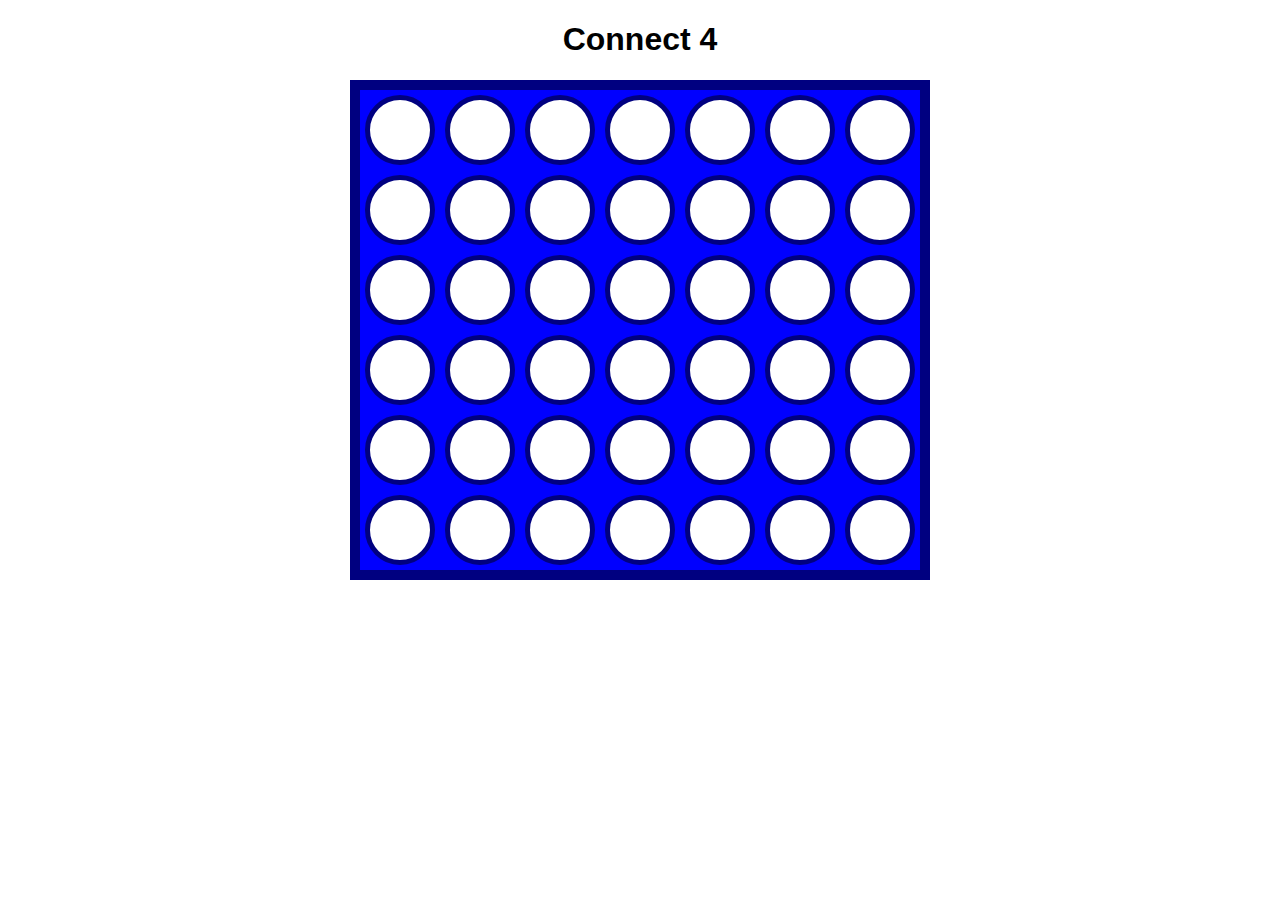
<file: 4-conect/index.html>
<!DOCTYPE html>
<html lang="en">
<head>
    <meta charset="UTF-8">
    <meta http-equiv="X-UA-Compatible" content="IE=edge">
    <meta name="viewport" content="width=device-width, initial-scale=1.0, user-scalable=no">
    <title>Connect 4</title>
    <link rel="stylesheet" href="style.css">
    <script src="main.js"></script>
</head>
<body>
    <h1>Connect 4</h1>
    <h2 id="winner"></h2>
    <div id="board"></div>
</body>
</html>
</file>
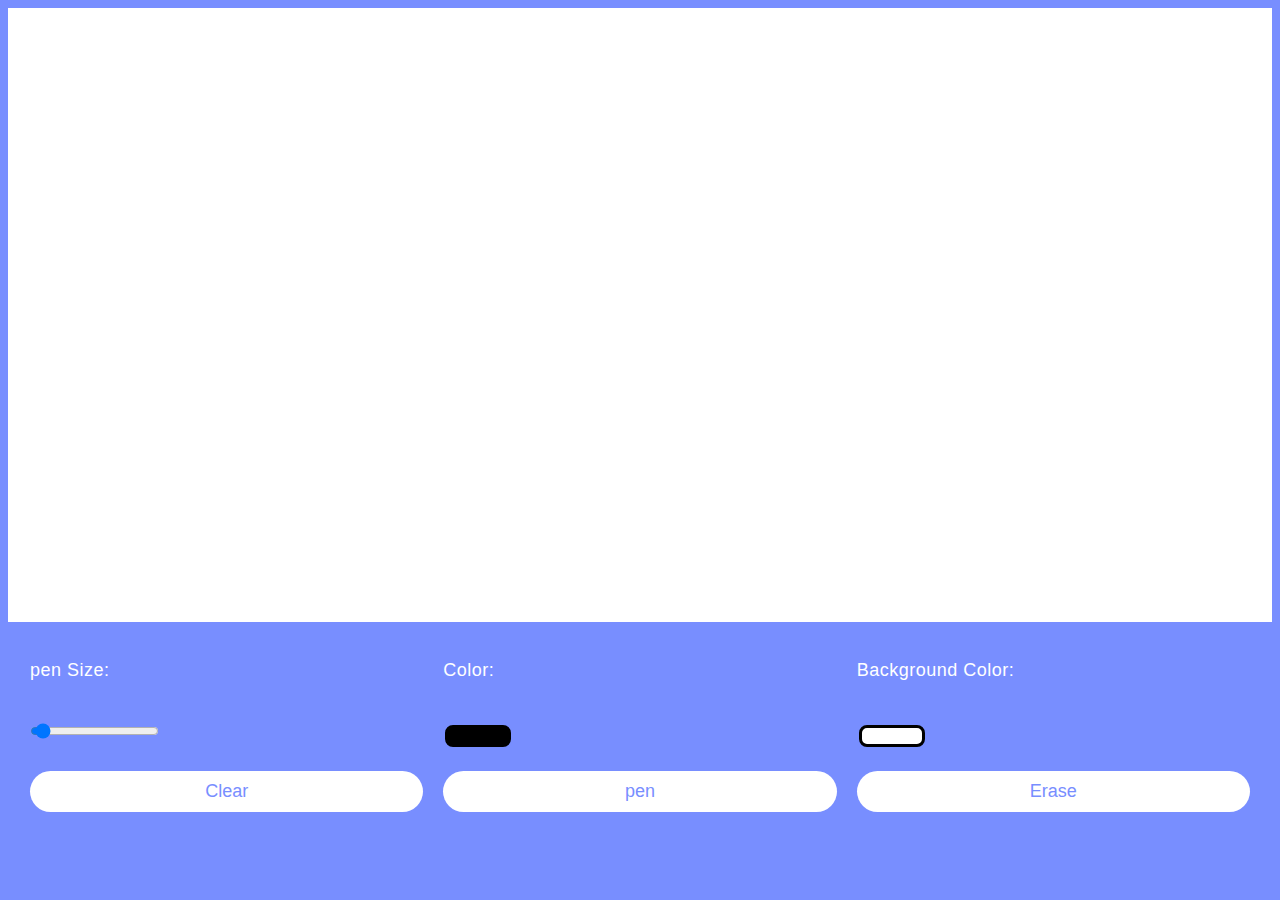
<file: drowing/index.html>
<!DOCTYPE html>
<html lang="en">
<head>
    <meta charset="UTF-8">
    <meta http-equiv="X-UA-Compatible" content="IE=edge">
    <meta name="viewport" content="width=device-width, initial-scale=1.0">
    <title>Document</title>
    <link rel="stylesheet" href="style.css">
</head>
<body>
    <div id="paintArea">
        <canvas id="canvas"></canvas>
    </div>
    <div class="options">

        <div class="tools" id="tools-section">

            <div class="tools-row">
                <div class="tools-wrapper">
                    <h5><span id="tool-type"></span>
                    Size:
                    </h5>
                    <input type="range" id="pen-slider" value="4">
                </div>
                <div class="tools-wrapper">
                    <h5>Color:</h5>
                    <input type="color" id="color-input">
                </div>
                <div class="tools-wrapper">
                    <h5>Background Color:</h5>
                    <input type="color" id="color-background">
                </div>
             </div>
             <div class="tools-row">
                <button id="button-clear">Clear</button>
                
                <button id="button-pen"> pen</button>
                <button id="button-erase"> Erase</button>
             </div>
          
        </div>
  
  
  
    </div>
    


    <script src="main.js"></script>
</body>
</html>
</file>
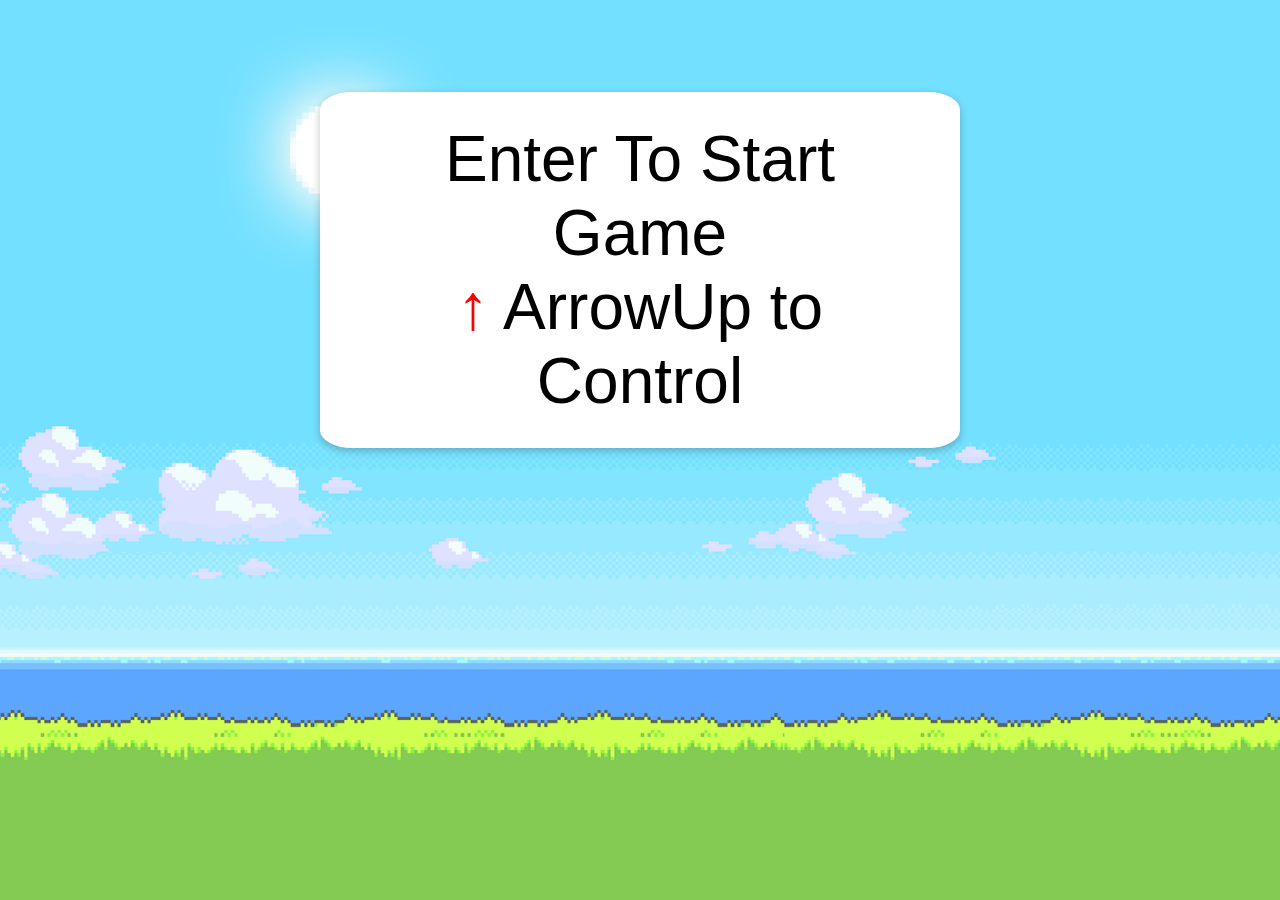
<file: flappy bird/index.html>
<!DOCTYPE html>
<html lang="en">
<head>
    <meta charset="UTF-8">
    <meta http-equiv="X-UA-Compatible" content="IE=edge">
    <meta name="viewport" content="width=device-width, initial-scale=1.0">
    <link rel="icon" type="png" href="favicon.ico"/>
    <title>Flappy Bird Game</title>
    <link rel="stylesheet" href="style.css">
    
</head>
<body>
    <div class="background"></div>
    <img src="Bird.png" alt="bird-img" class="bird" id="bird-1">
    <div class="message">
        Enter To Start Game <p><span style="color: red;">&uarr;</span> ArrowUp to Control</p>
    </div>
    <div class="score">
        <span class="score_title"></span>
        <span class="score_val"></span>
    </div>

    <script src="main.js" defer></script>
</body>
</html>
</file>
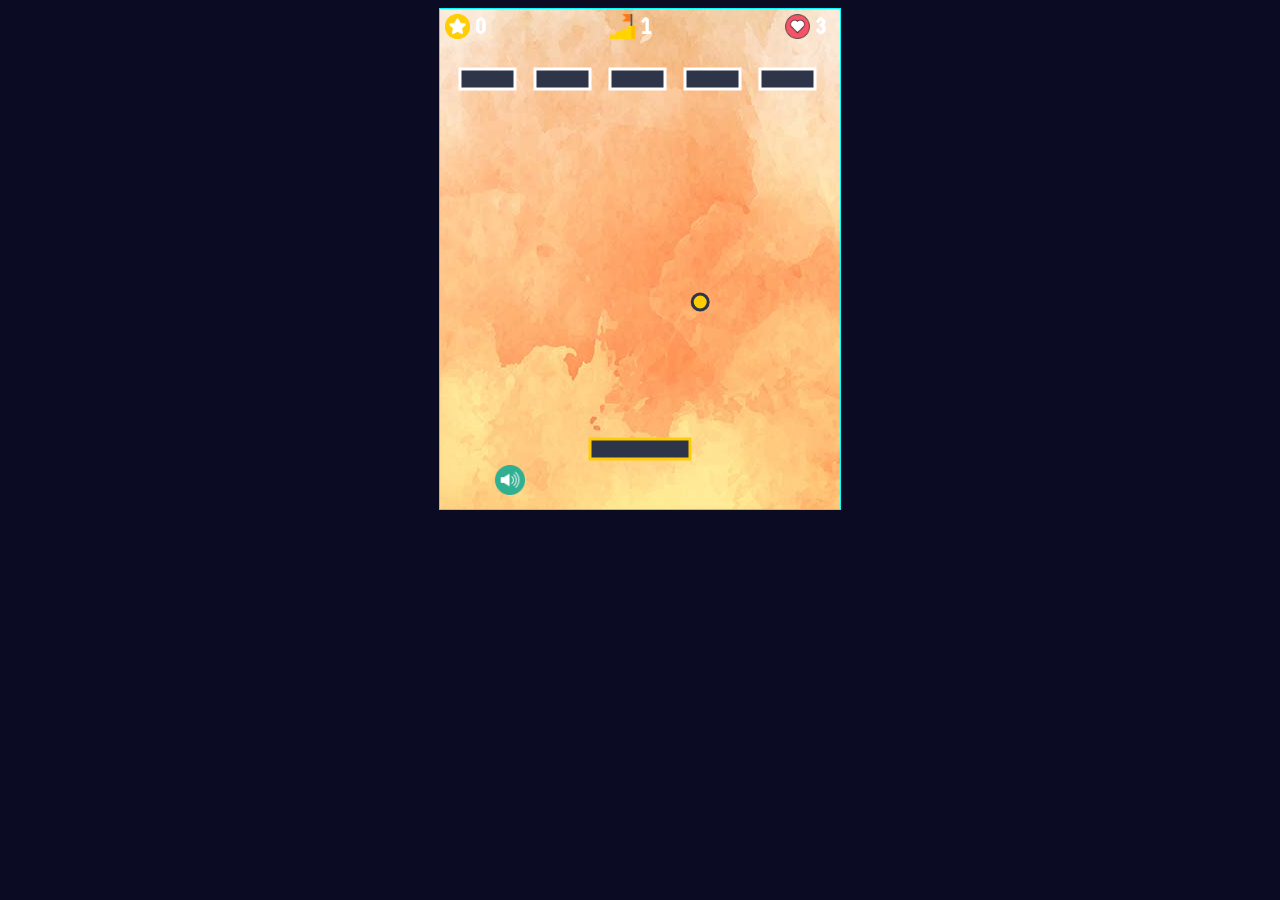
<file: js project/index.html>
<!DOCTYPE html>
<html lang="en">
<head>
    <meta charset="UTF-8">
    <title>2D Breakout Game - JavScript</title>
    <link rel="stylesheet" href="http://fonts.googleapis.com/css?family=Germania+One">
    
    <style>
        *{
            font-family: "Germania One";
        }
        #sound{
            width: 30px;
            height : 30px;
            cursor: pointer;
            position: absolute;
            top : 465px;
            left : 15px;
            margin-left: 480px;
        }
        #gameover{
            position: absolute;
            width : 100%;
            height: 100vh;
            background: rgba(0,0,0,0.5);
            display: none;
            /* margin-left: 475px; */
        }
        #gameover #youlose{
            margin-left: 35%;


        }
        #youwon{
            width: 100px;
            position: absolute;
            top : 200px;
            left : 150px;
            display: none;
        }
        #youlose{
            width:400px;
            position: absolute;
            top: 100px;
            left : 0px;
            display: none;
        }
        #restart{
            background-color: red;
            margin-top: 300px;
            width: 30%;
            margin-left: 35%;
            text-align: center;
            cursor: pointer;
            font-size: 1.25em;
            color : #FFF;
        }
        #breakout{
            margin: auto;
            display: block;
        }
        body{
        background-color: rgb(11, 11, 36);
        }

         
    </style>
</head>
<body>
    <div class="sound">
        <img src="img/SOUND_ON.png" alt="" id="sound">
    </div>
    
    <div id="gameover">
        <img src="img/youwon.png" alt="" id="youwon">
        <img src="img/gameover.png" alt="" id="youlose">
        <button id="restart" >Play Again!</button>
    </div>
   
    <canvas id="breakout" width="400" height="500"></canvas>
    
    <script src="component.js"></script>
    <script src="game.js"></script>
</body>
</html>
</file>
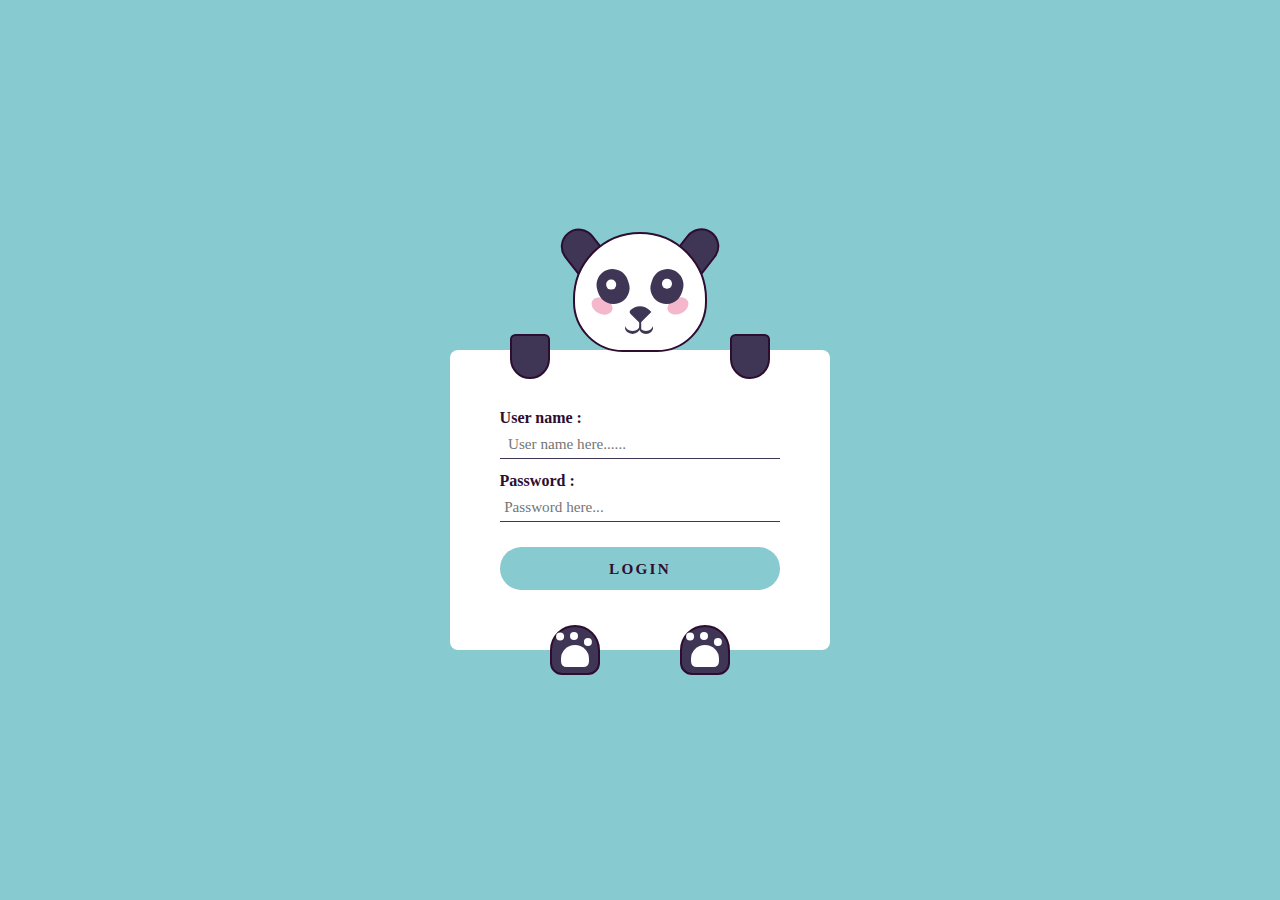
<file: login/login.html>
<!DOCTYPE html>
<html lang="en">

<head>
    <meta charset="UTF-8">
    <meta http-equiv="X-UA-Compatible" content="IE=edge">
    <meta name="viewport" content="width=device-width, initial-scale=1.0">
    <title>log in</title>
    <link rel="stylesheet" href="style.css">
</head>

<body>

    <div class="container">
        <form action="">
            <label for="username">User name :</label>
            <input type="text" id="username" placeholder=" User name here......">
            <label for="password"> Password :</label>
            <input type="password" id="password" placeholder="Password here... ">
            <button id="login" >Login</button>
        </form>
        <div class="ear-l"></div>
        <div class="ear-r"></div>
        <div class="panda-face">
            <div class="blush-l"></div>
            <div class="blush-r"></div>
            <div class="eye-l">
                <div class="eyeball-l"></div>
            </div>
            <div class="eye-r">
                <div class="eyeball-r"></div>
            </div>
            <div class="nose"></div>
            <div class="mouth"></div>
        </div>
        <div class="hand-l"></div>
        <div class="hand-r"></div>
        <div class="paw-l"></div>
        <div class="paw-r"></div>

    </div>


    <script src="main.js"></script>
</body>

</html>
</file>
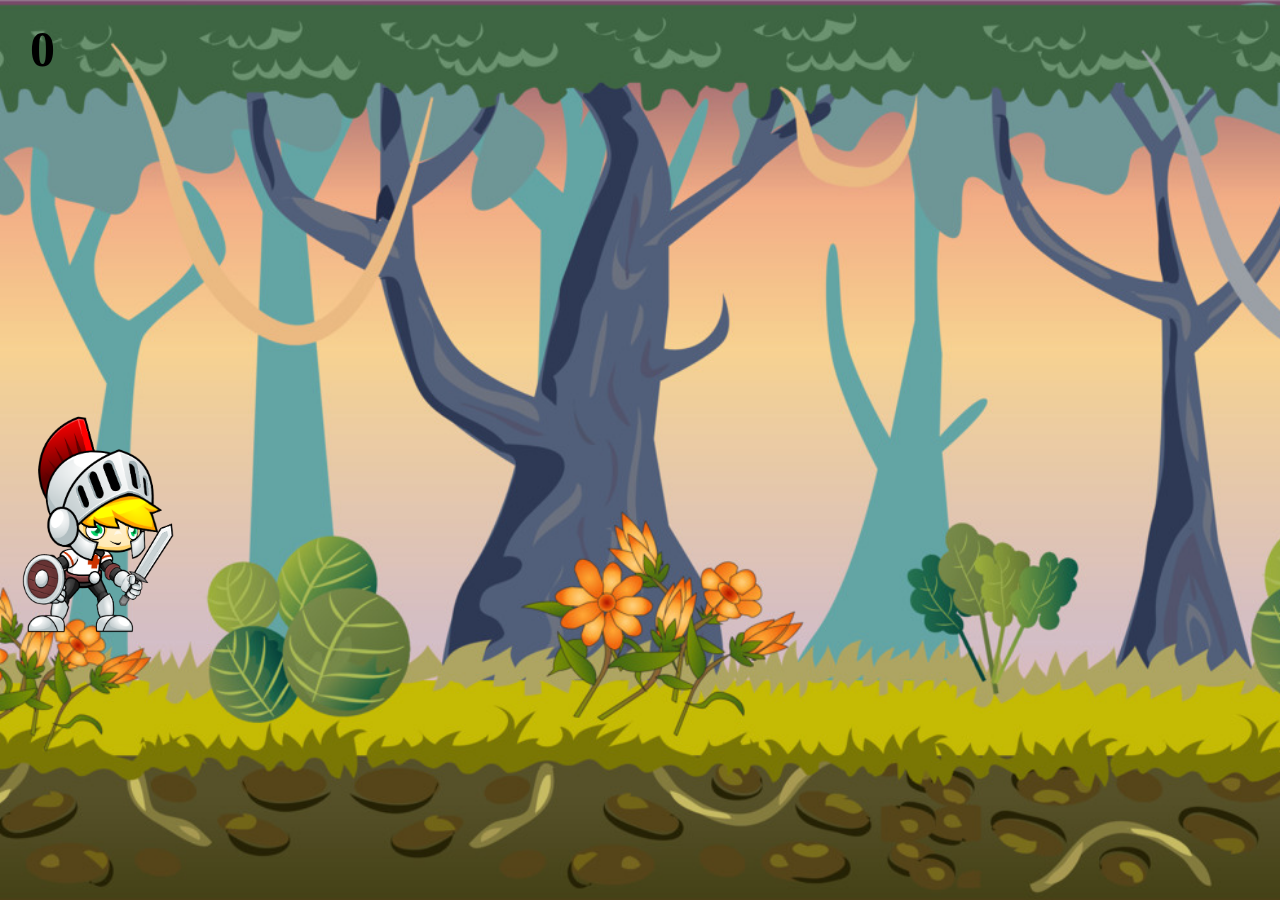
<file: project js/project.html>
<!DOCTYPE html>
<html lang="en">
<head>
    <meta charset="UTF-8">
    <meta http-equiv="X-UA-Compatible" content="IE=edge">
    <meta name="viewport" content="width=device-width, initial-scale=1.0">
    <title>softloGame</title>
    <link rel="stylesheet" href="style.css">
</head>
<body class="body" onload="idleAnimationstart(); createBoxes();" onkeypress="keycheck(event)"> 
    <div class="background"  id="background">
        <img style="margin-left: 5;" src="images/Idle (1).png" alt="" id="boy">
    </div>
    <div class="score" id="score">0</div>
   
    <script src="script.js"></script>
</body>
</html>
</file>
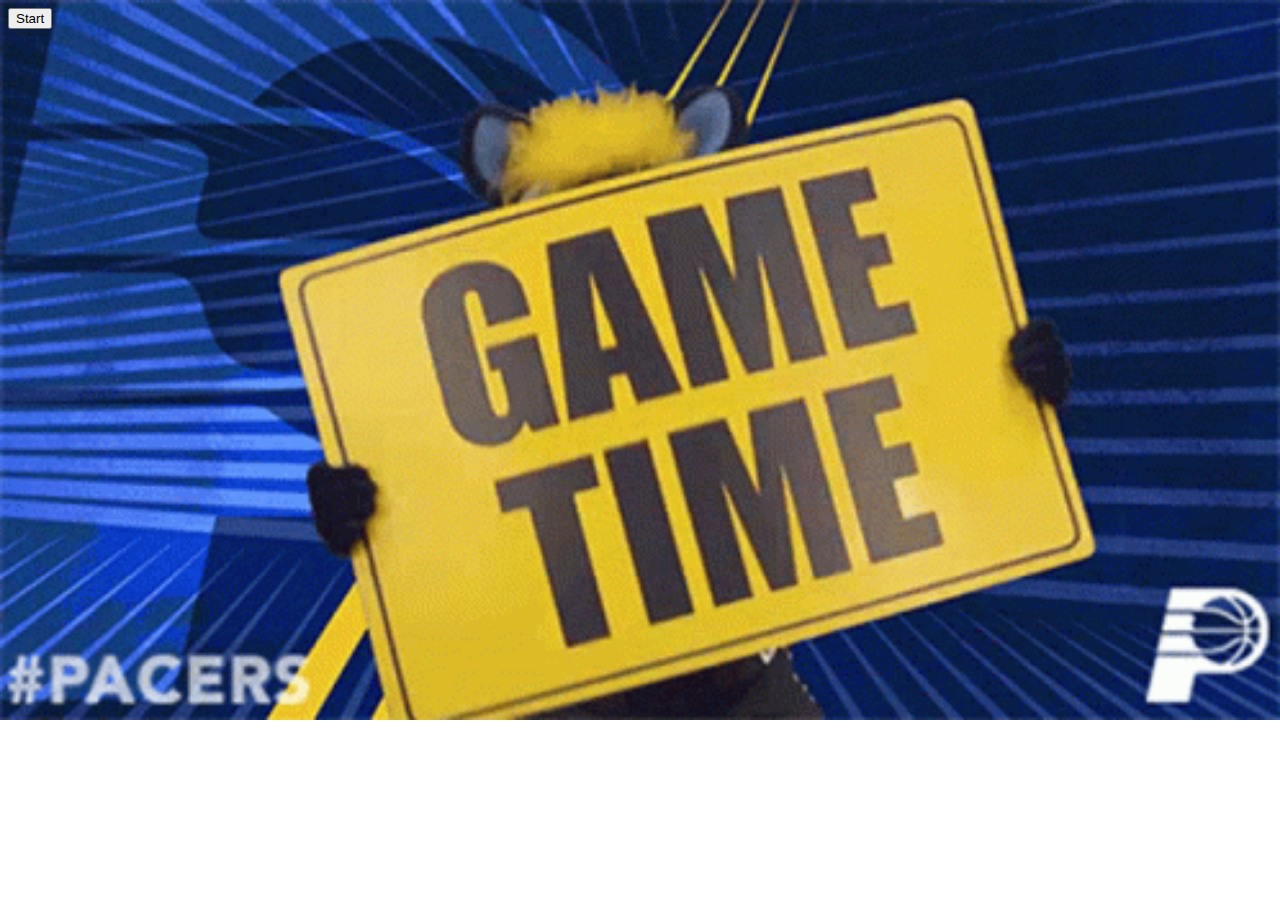
<file: project js/start.html>
<!DOCTYPE html>
<html lang="en">
<head>
    <meta charset="UTF-8">
    <meta http-equiv="X-UA-Compatible" content="IE=edge">
    <meta name="viewport" content="width=device-width, initial-scale=1.0">
    <title>mypage </title>
    <link rel="stylesheet" href="style2.css">
</head>
<body class="maaaar">
     <input type="button" value="Start">
</body>
</html>
</file>
<file: 4-conect/style.css>
body {
    font-family: Arial, Helvetica, sans-serif;
    text-align: center;
}

#board {
    height: 480px;
    width: 560px;
    background-color: blue;
    border: 10px solid navy;
    
    margin: 0 auto;
    display: flex;
    flex-wrap: wrap;
}

.tile {
    height: 60px;
    width: 60px;
    margin: 5px;

    /* Circle */
    background-color: white;
    border-radius: 50%;
    border: 5px solid navy;
}
.red-piece{
    background-color: red;
}
.yellow-piece{
    background-color:yellow;
}
</file>
<file: drowing/style.css>
*{
    padding: 0%;
    margin: 0%;
    box-sizing: border-box;
    font-family:"Poppins", sans-serif;
}
#paintArea{
position: relative;
border: 8px solid #788eff;
height: 70vh;
width: 100%  ;
}
.options{
    height: 30vh;
    background-color: #788eff;
    padding: 30px;
}
.tools-row{
    display: grid;
    grid-template-columns: 1fr 1fr 1fr ;
    margin-bottom: 20px;
    gap: 20px;
}
.tools-row h5{
margin-bottom: 40px;
color: #fff;
font-weight: 400;
font-size: 18px;
letter-spacing: 0.5px;


}
.tools-row button{
    padding: 10px 0;
    border-radius: 25px;
    border: none;
    background-color: #fff;
    font-size: 18px;
    color: #788eff;
}
input[type="range"]{
    height: 20px;

}

input[type="color"]{
    -webkit-appearance: none;
    -moz-appearance: none;
    appearance: none;
    background-color: transparent;
    width: 70px;
    height: 30px;
    border:none;
    cursor: pointer;
}

input[type="color"]::-webkit-color-swatch{
    border-radius: 8px;
    border: 3px solid #000;
}
input[type="color"]::-moz-color-swatch{
    border-radius: 50%;
    border: 3px solid #000;
}
</file>
<file: flappy bird/style.css>
* {
	margin: 0;
	padding: 0;
	box-sizing: border-box;
	font-family: Arial, Helvetica, sans-serif;
}
.background {
	height: 100vh;
	width: 100vw;
	background: url('background-img.png') no-repeat center center fixed;
    -webkit-background-size: cover;
    -moz-background-size: cover;
    -o-background-size: cover;
    background-size: cover;
}
.bird {
	height: 50px;
	width: 100px;
	position: fixed;
	top: 40vh;
	left: 30vw;
	z-index: 100;
}
.pipe_sprite {
	position: fixed;
	top: 40vh;
	left: 100vw;
	height: 70vh;
	width: 6vw;
	background:radial-gradient(lightgreen 50%, green);
	border: 5px solid black;
}
.message {
	position: absolute;
	z-index: 10;
	color: black;
	top: 30%;
	left: 50%;
	font-size: 4em;
	transform: translate(-50%, -50%);
	text-align: center;
}
.messageStyle{
	background: white;
	padding: 30px;
	box-shadow: rgba(0, 0, 0, 0.24) 0px 3px 8px;
	border-radius: 5%;
}
.score {
	position: fixed;
	z-index: 10;
	height: 10vh;
	font-size: 10vh;
	font-weight: 100;
	color: white;
	-webkit-text-stroke-width: 2px;
    -webkit-text-stroke-color: black;
	top: 0;
	left: 0;
	margin: 10px;
	font-family: Arial, Helvetica, sans-serif;
}
.score_val {
	color: gold;
	font-weight: bold;
}
@media only screen and (max-width: 1080px) {
    .message{
		font-size: 50px;
		top: 50%;
		white-space: nowrap;
	}
	.score{
		font-size: 8vh;
	}
	.bird{
		width: 90px;
		height: 40px;
	}
	.pipe_sprite{
		width: 14vw;
	}
}
</file>
<file: login/style.css>
* {
    margin: 0%;
    padding: 0%;
    box-sizing: border-box;
    font-family: "Poppins", "sans-serif";
}

body {
    background-color: #87cad0;
}

.container {
    height: 31.25em;
    width: 31.25em;
    /* border: 1px solid black; */
    position: absolute;
    transform: translate(-50%, -50%);
    top: 50%;
    left: 50%;

}

form {
    width: 23.75em;
    height: 18.75em;
    background-color: #fff;
    position: absolute;
    transform: translate(-50%, -50%);
    top: calc(50% + 3.1em);
    left: 50%;
    padding: 0 3.1em;
    display: flex;
    flex-direction: column;
    justify-content: center;
    border-radius: 0.5em;
}

form label {
    display: block;
    margin-bottom: 0.2em;
    font-weight: 600;
    color: #2e0d30;


}

form input {
    font-size: 0.95em;
    font-weight: 400;
    color: #3f3554;
    padding: 0.3em;
    border: none;
    border-bottom: 0.12em solid #3f3554;
    outline: none;
}

form input:focus {
    border-color: #87cad0;
}

form input:not(:last-child) {
    margin-bottom: 0.9em;
}

form button {
    font-size: 0.95em;
    padding: 0.8em 0;
    border-radius: 2em;
    border: none;
    outline: none;
    background-color: #87cad0;
    text-transform: uppercase;
    font-weight: 600;
    color: #2e0d30;
    letter-spacing: 0.15em;
    margin-top: 0.8em;

}

.panda-face {
    height: 7.5em;
    width: 8.4em;
    background-color: #fff;
    border: 0.18em solid #2e0d30;
    position: absolute;
    top: 2em;
    margin: auto;
    left: 0;
    right: 0;
    border-radius: 7.5em 7.5em 5.62em 5.62em;

}

.ear-l,
.ear-r {
    background-color: #3f3554;
    height: 2.5em;
    width: 2.281em;
    border: 0.18em solid #2e0d30;
    border-radius: 2.5em 2.5em 0 0;
    top: 1.75em;
    position: absolute;

}

.ear-l {
    transform: rotate(-38deg);
    left: 10.75em;
}

.ear-r {
    transform: rotate(38deg);
    right: 10.75em;

}

.blush-r,
.blush-l {
    background-color: #f4b7cb;
    height: 1em;
    width: 1.37em;

    border-radius: 50%;
    top: 4em;
    position: absolute;

}

.blush-l {
    transform: rotate(25deg);
    left: 1em;
}

.blush-r {
    transform: rotate(-25deg);
    right: 1em;

}

.eye-l,
.eye-r {
    background-color: #3f3554;
    height: 2.18em;
    width: 2em;
    border-radius: 2em;
    top: 2.18em;
    position: absolute;


}

.eye-l {
    transform: rotate(-20deg);
    left: 1.37em;
}

.eye-r {
    transform: rotate(20deg);
    right: 1.37em;

}

.eyeball-l,
.eyeball-r {
    background-color: #fff;
    height: 0.6em;
    width: 0.6em;
    border-radius: 50%;
    top: 0.6em;
    left: 0.6em;
    position: absolute;
    transition: 1s all;

}

.eyeball-l {
    transform: rotate(20deg);

}

.eyeball-r {
    transform: rotate(-20deg);


}

.nose {
    background-color: #3f3554;
    height: 1em;
    width: 1em;
    border-radius: 1.2em 0 0 0.25em;
    top: 4.37em;
    left: 0;
    right: 0;
    margin: auto;
    position: absolute;
    transform: rotate(45deg);
}

.nose::before {
    content: "";
    position: absolute;
    background-color: #3f3554;
    height: 0.6em;
    width: 0.1em;
    transform: rotate(-45deg);
    top: 0.75em;
    left: 1em;
}
.mouth,.mouth::before{

    position: absolute;
    background-color:transparent;
    height: 0.75em;
    width: 0.93em;
    border-radius: 50%;
    box-shadow: 0 0.18em #3f3554;
}
.mouth{
  top: 5.31em;
  left: 3.12em;  
}
.mouth::before{
    content: "";
    position: absolute;
    left: 0.87em;
}

.hand-l,.hand-r{
    background-color: #3f3554;
    height: 2.81em;
    width: 2.5em;
    border: 0.18em solid #2e0d30;
    border-radius: 0.6em 0.6em 2.18em 2.18em;
    top: 8.4em;
   transition: 1s all;
    position: absolute;

}

.hand-l{
    left: 7.5em;
}
.hand-r{
    right: 7.5em;
}
.paw-l,.paw-r{
    background-color: #3f3554;
    height: 3.12em;
    width: 3.12em;
    border: 0.18em solid #2e0d30;
    border-radius: 2.5em 2.5em 1.2em 1.2em;
    top: 26.56em;
    position: absolute;

}
.paw-l{
    left: 10em;
}
.paw-r{
    right: 10em;
}
.paw-l:before,.paw-r:before{
    content: "";
    position: absolute;
    background-color: #fff;
    height: 1.37em;
    width: 1.75em;
    top: 1.12em;
    left: 0.55em;
    border-radius: 1.56em 1.56em 0.6em 0.6em;
}
.paw-l:after,.paw-r:after{
    content: "";
    position: absolute;
    background-color: #fff;
    height: 0.5em;
    width: 0.5em;
    top: 0.31em;
    left: 1.12em;
    border-radius: 50%;
    box-shadow: 0.87em 0.37em #fff,-0.87em .037em #fff;
}

@media screen and(max-width:500px){
    .container{
        font-size: 14px;
    }
}
</file>
<file: project js/style.css>
.body{
    margin: 0;
}
.background{
    width: 100%;
    height: 100vh;
    background-image: url("images/vecteezy_forest-game-background_4277175/background2.jpg");
    background-size: cover;
    background-repeat:repeat-x;
    background-position:80%;
    overflow-x: hidden;
    position: absolute;
}
#boy{
    height: 250px;
    margin-top: 400px;
    position: absolute;

}
.box{
    width: 200px;
    height: 230px;
    position: absolute;
    margin-top: 520px;
    background-image: url(images/ComplexRegalGelding.webp);
    background-size: contain;
    background-repeat: no-repeat;
}
.score{
    font-size: 50px;
    font-weight: bold;
    margin-top: 20px;
    margin-left: 30px;
    position: absolute;
}
</file>
<file: project js/style2.css>
.maaaar
{
    background-image: url("images/33.gif");
    background-repeat: no-repeat;
    background-size: cover;
}
</file>
